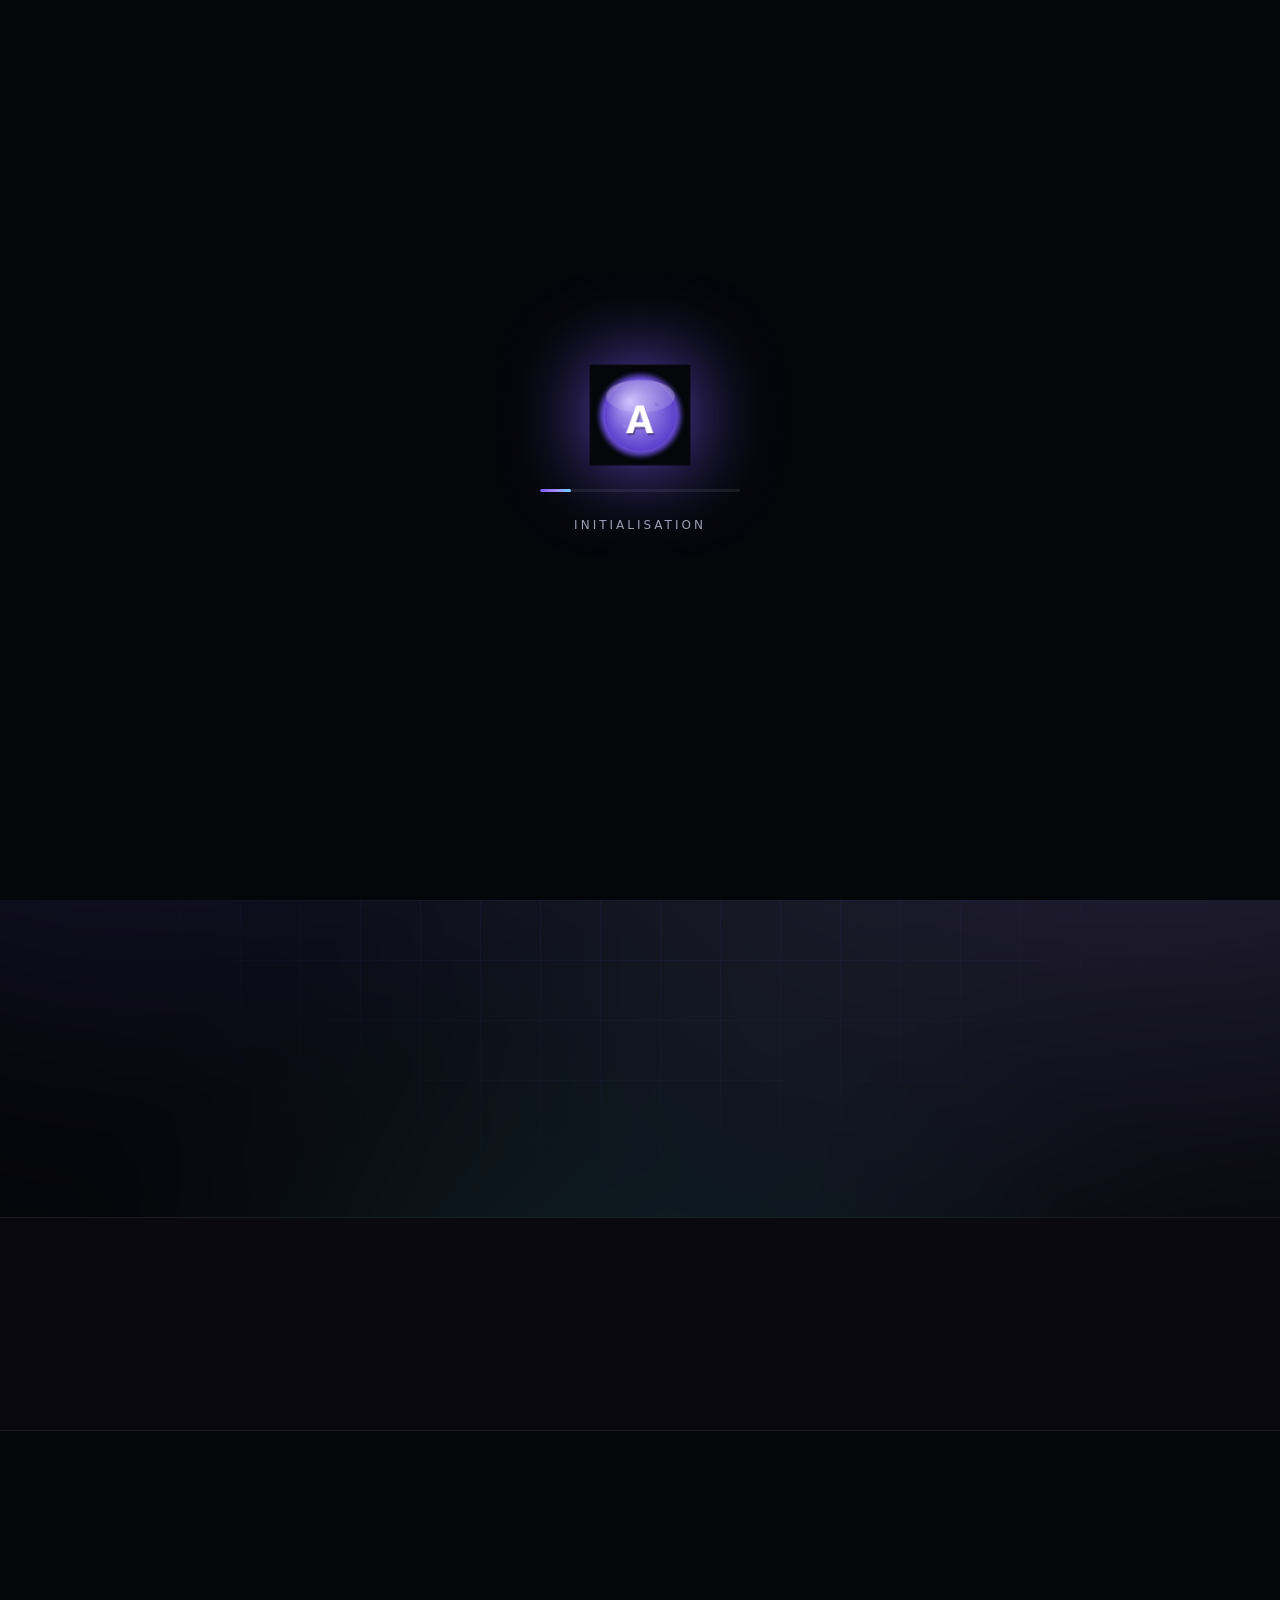
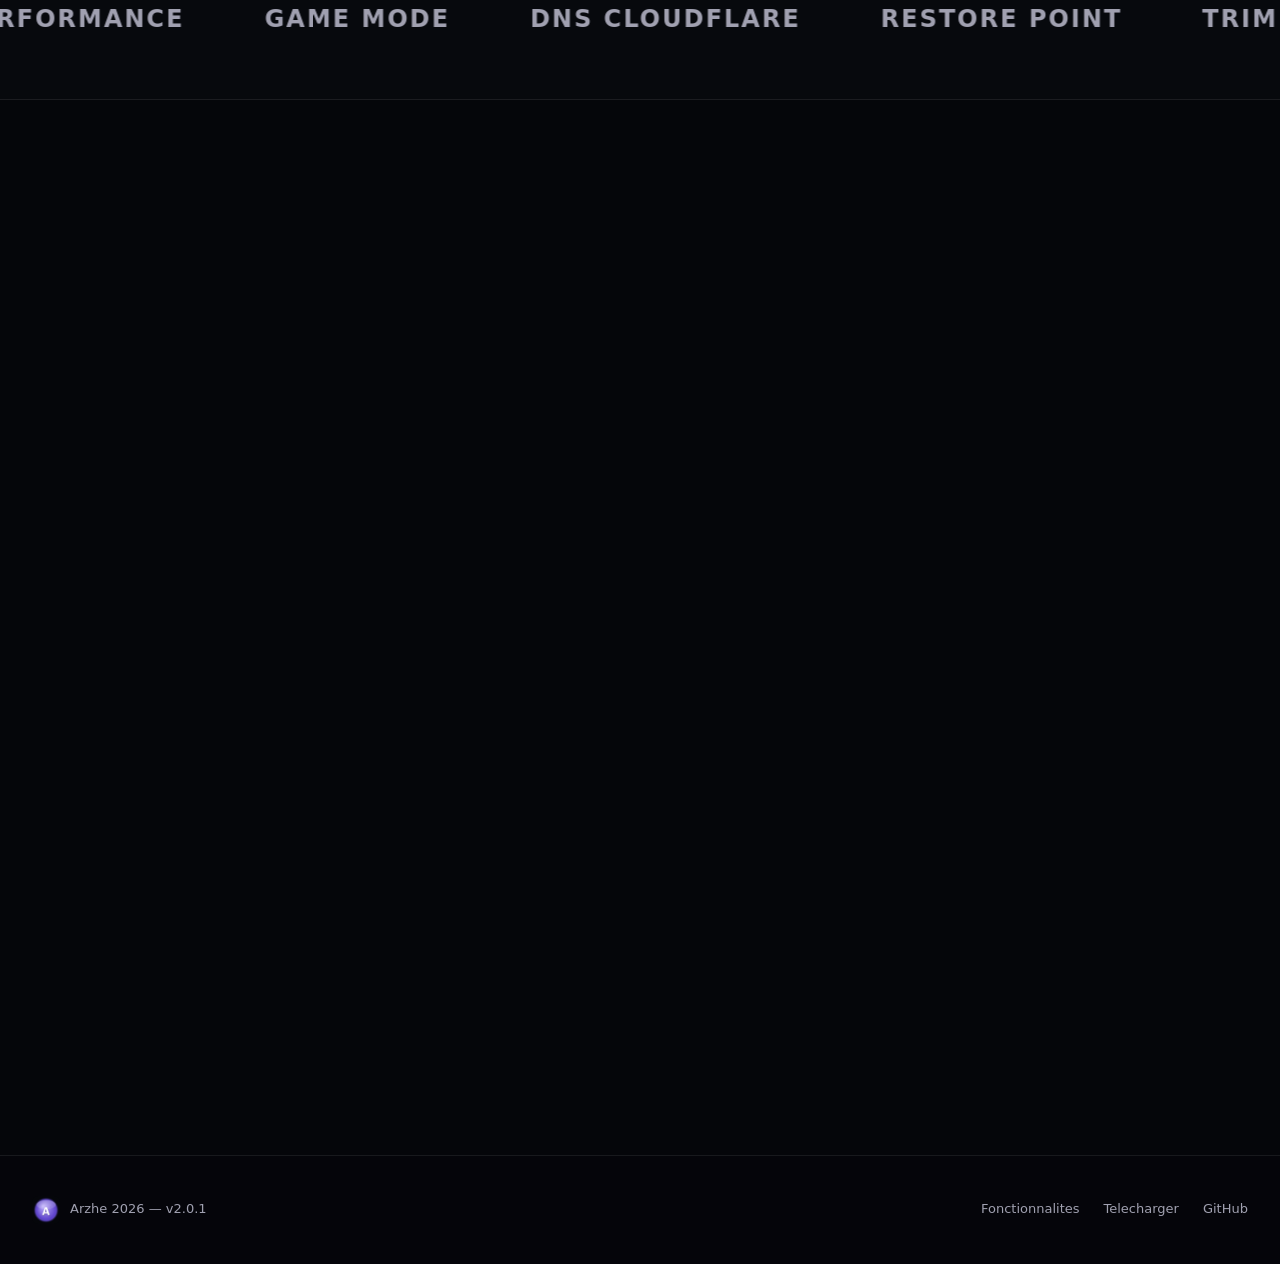
<file: index.html>
﻿<!DOCTYPE html>
<html>
<head>
  <meta charset="UTF-8">
  <meta http-equiv="refresh" content="0; url=website/index.html">
  <title>Arzhe — Optimiseur Gaming</title>
  <style>
    body { background: #0A0B0F; color: white; font-family: sans-serif;
           display: flex; align-items: center; justify-content: center;
           height: 100vh; margin: 0; }
    a { color: #A78BFA; }
  </style>
</head>
<body>
  <p>Redirection vers Arzhe... <a href="website/index.html">Clique ici</a></p>
</body>
</html>
</file>
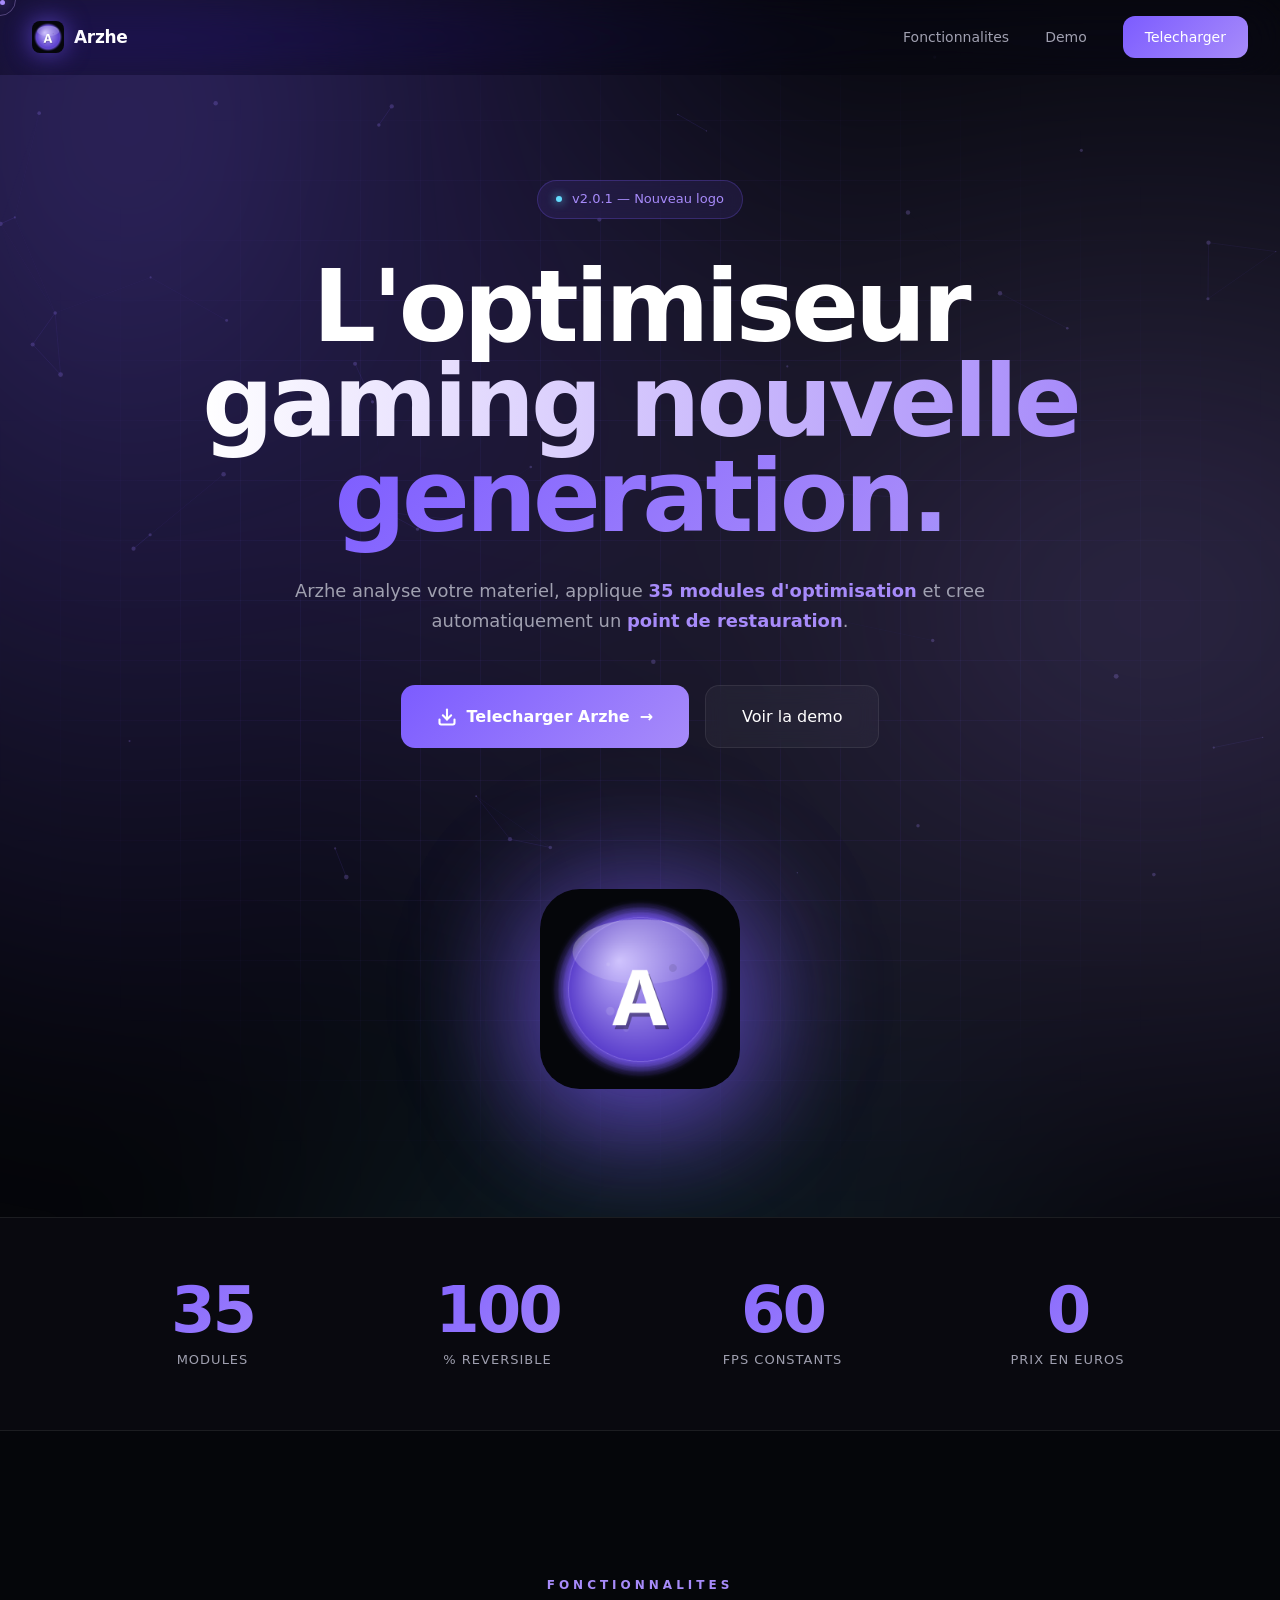
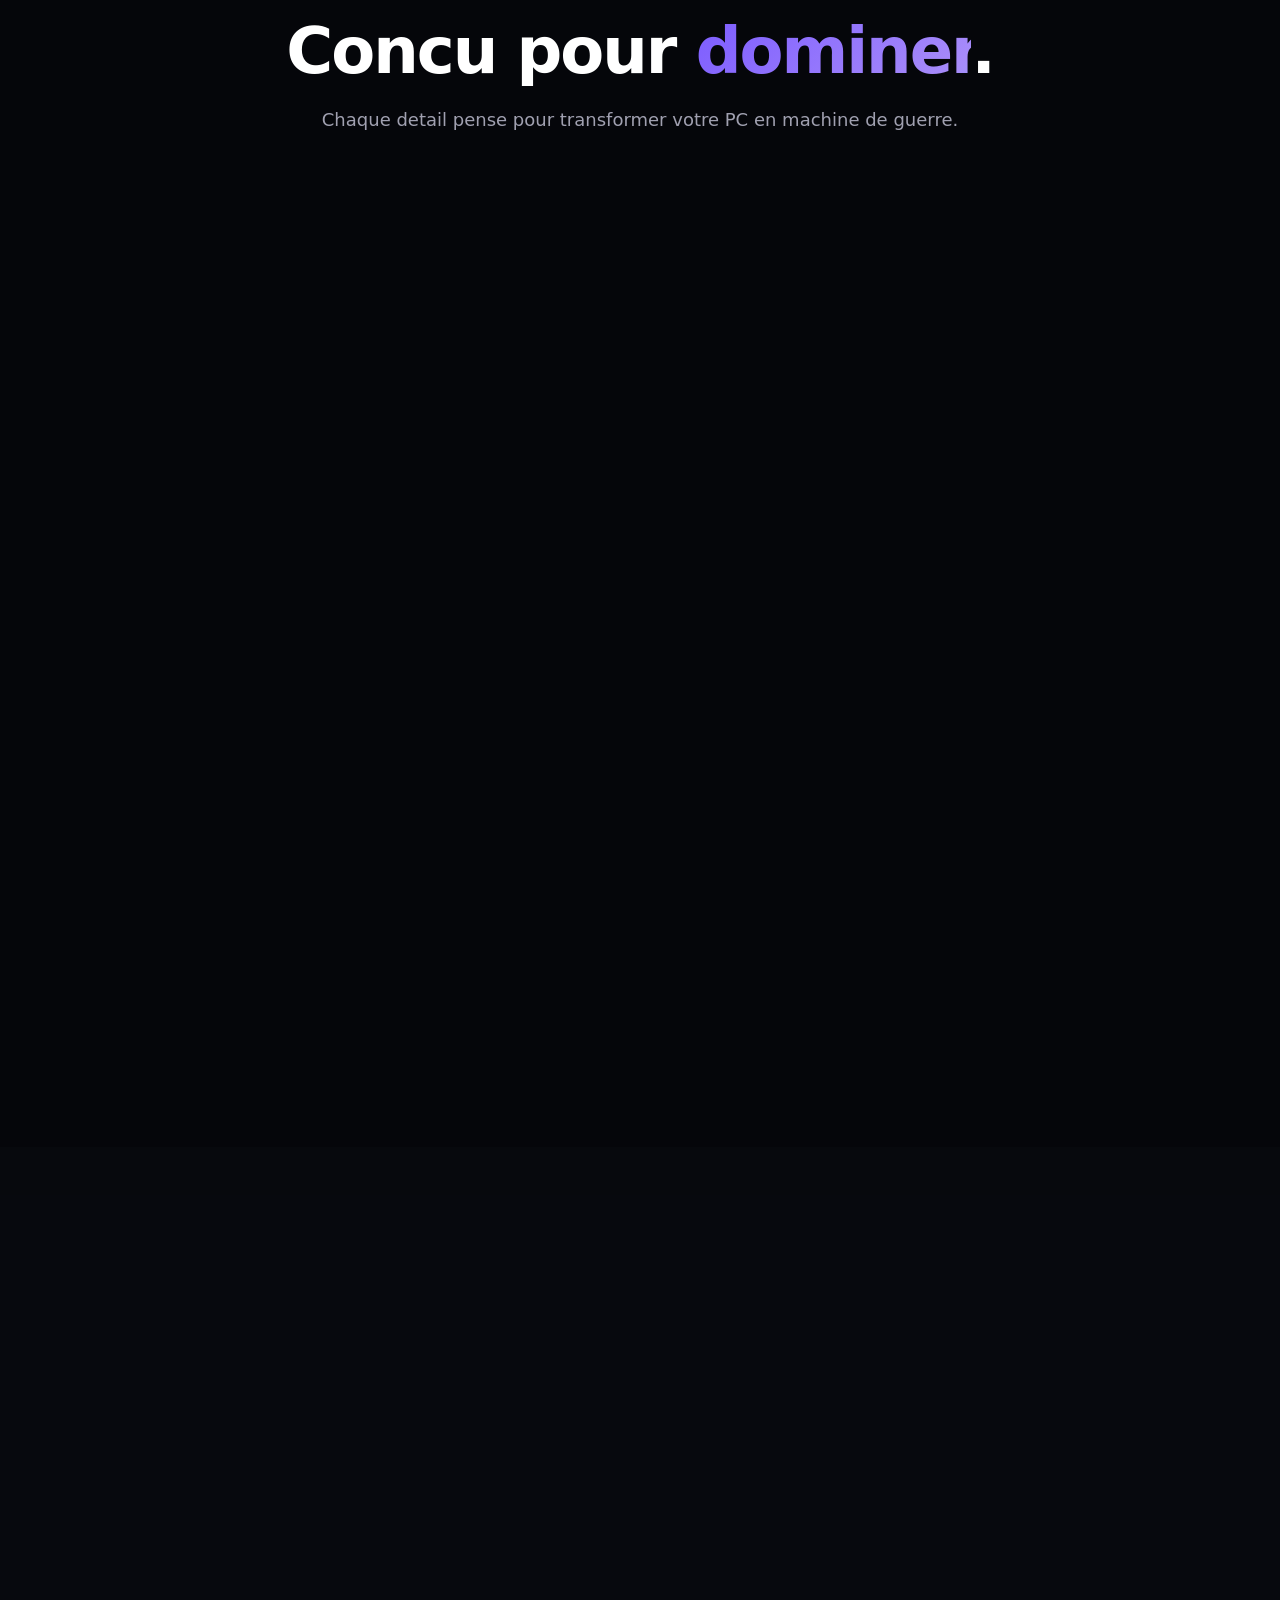
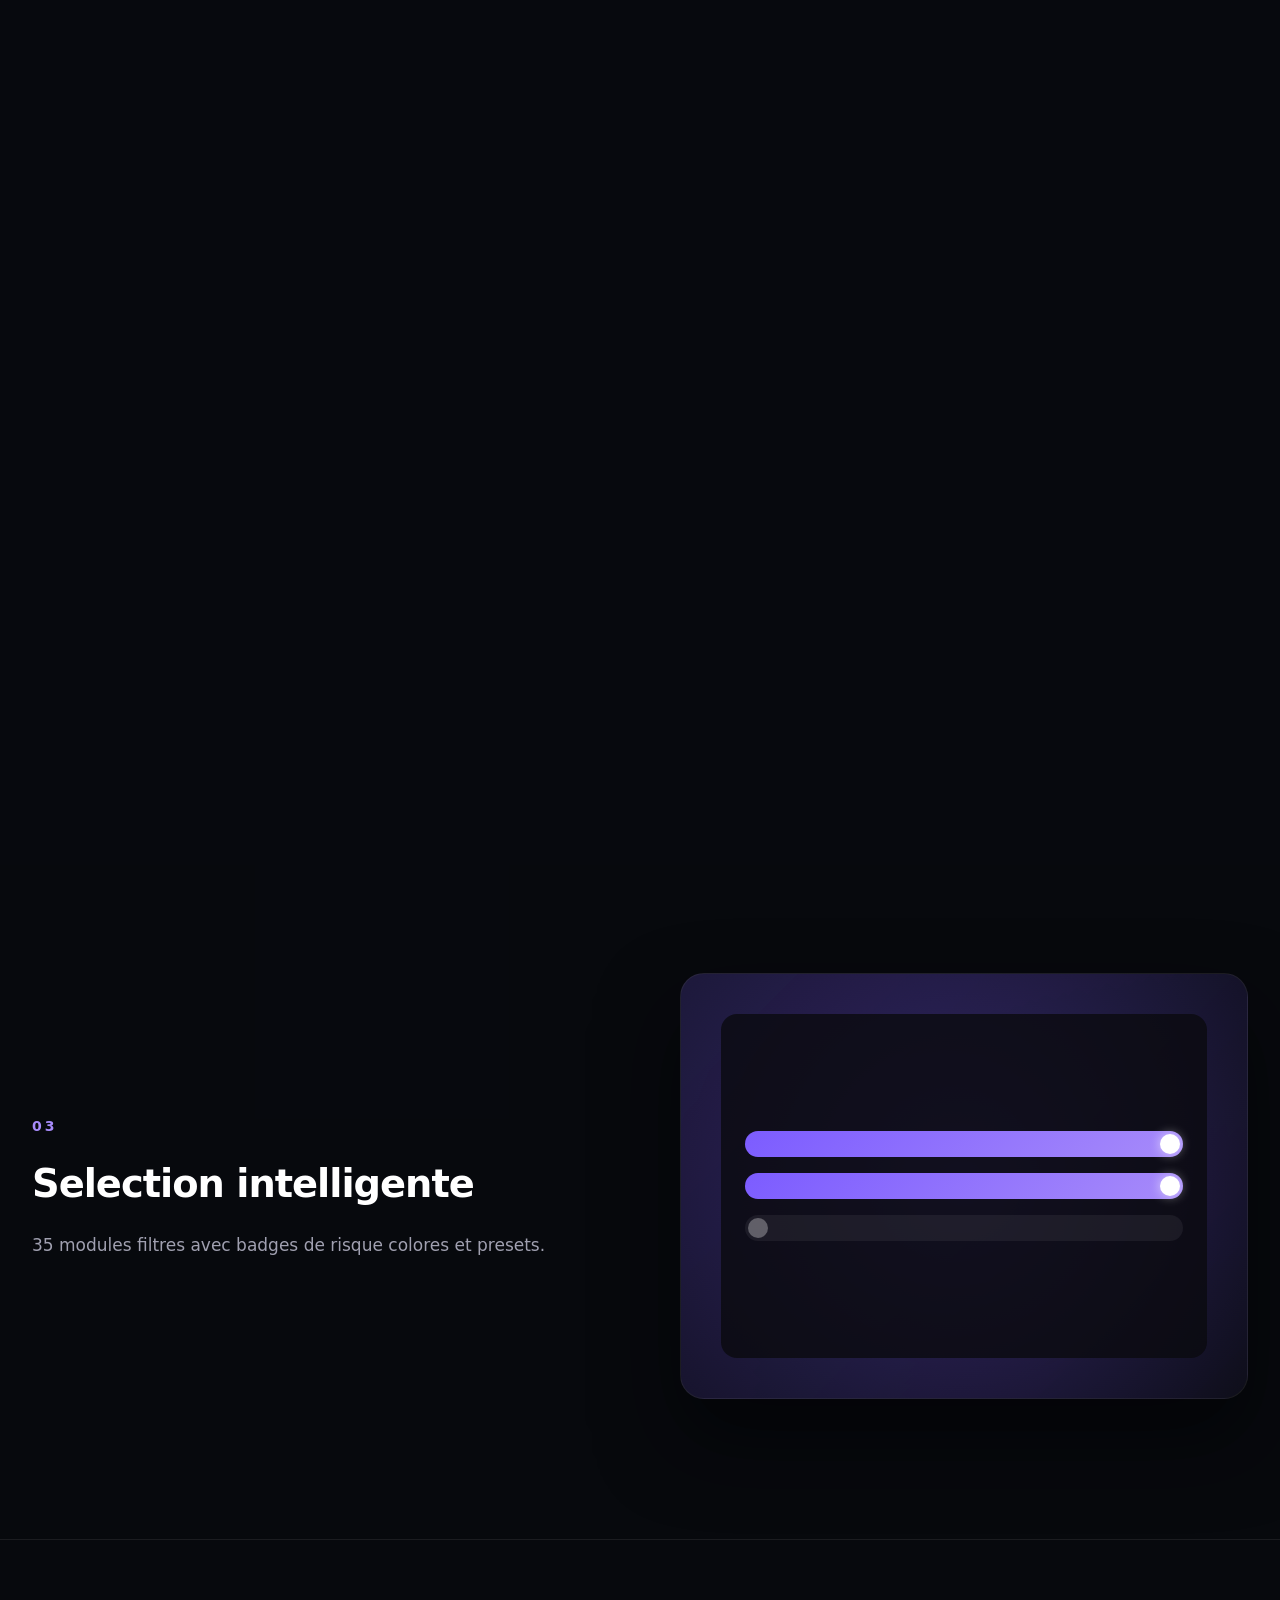
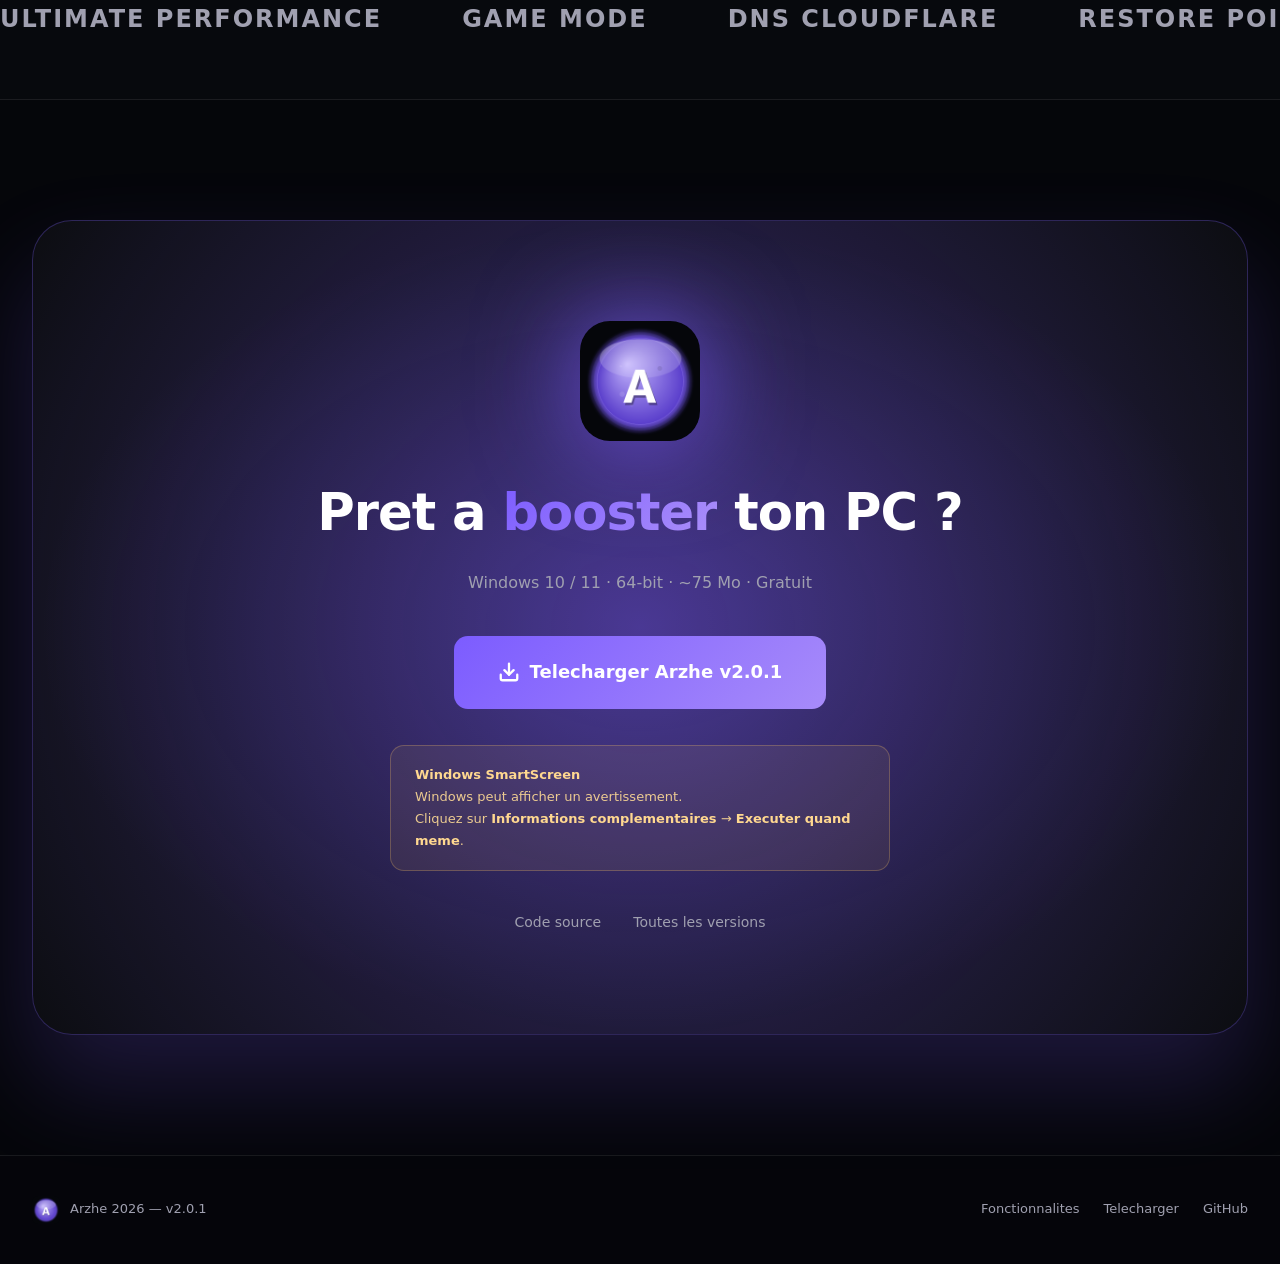
<file: website/index.html>
<!DOCTYPE html>
<html lang="fr">
<head>
<meta charset="UTF-8">
<meta name="viewport" content="width=device-width, initial-scale=1.0">
<title>Arzhe — L'Optimiseur Gaming Premium</title>
<meta name="description" content="Arzhe v2.0.1 — Optimiseur gaming nouvelle generation.">
<link rel="icon" type="image/png" href="assets/logo.png">
<link rel="stylesheet" href="style.css">
</head>
<body>

<div class="splash" id="splash">
  <div class="splash-inner">
    <img src="assets/logo.png" alt="Arzhe" class="splash-logo">
    <div class="splash-bar"><div class="splash-bar-fill"></div></div>
    <div class="splash-text">Initialisation</div>
  </div>
</div>

<div class="cursor" id="cursor"></div>
<div class="cursor-dot" id="cursorDot"></div>
<div class="scroll-progress" id="scrollProgress"></div>
<canvas class="bg-canvas" id="bgCanvas"></canvas>

<nav class="nav" id="nav">
  <div class="nav-inner">
    <a href="#" class="nav-logo">
      <img src="assets/logo.png" alt="Arzhe" width="32" height="32">
      <span>Arzhe</span>
    </a>
    <div class="nav-links">
      <a href="#features">Fonctionnalites</a>
      <a href="#showcase">Demo</a>
      <a href="#download" class="btn-nav magnetic">Telecharger</a>
    </div>
  </div>
</nav>

<header class="hero" id="hero">
  <div class="hero-aurora"></div>
  <div class="hero-grid"></div>
  <div class="hero-inner">
    <div class="hero-badge reveal">
      <span class="badge-dot"></span>
      <span>v2.0.1 — Nouveau logo</span>
    </div>
    <h1 class="hero-title reveal">
      <span class="line">L'optimiseur</span>
      <span class="line"><span class="shiny">gaming nouvelle</span></span>
      <span class="line"><span class="hero-gradient">generation.</span></span>
    </h1>
    <p class="hero-subtitle reveal">
      Arzhe analyse votre materiel, applique <strong>35 modules d'optimisation</strong>
      et cree automatiquement un <strong>point de restauration</strong>.
    </p>
    <div class="hero-cta reveal">
      <a href="https://github.com/Arzhe-dev/Arzhe/releases/latest" class="btn-primary magnetic" target="_blank" data-ripple>
        <svg width="20" height="20" viewBox="0 0 24 24" fill="none" stroke="currentColor" stroke-width="2.5" stroke-linecap="round" stroke-linejoin="round">
          <path d="M21 15v4a2 2 0 0 1-2 2H5a2 2 0 0 1-2-2v-4"/>
          <polyline points="7 10 12 15 17 10"/>
          <line x1="12" y1="15" x2="12" y2="3"/>
        </svg>
        <span>Telecharger Arzhe</span>
        <span class="btn-arrow">→</span>
      </a>
      <a href="#showcase" class="btn-secondary magnetic">Voir la demo</a>
    </div>
    <div class="hero-meta reveal">
      <span>100% gratuit</span>
      <span>Windows 10 / 11</span>
      <span>Reversible</span>
      <span>Design premium</span>
    </div>
  </div>
  <div class="hero-logo reveal">
    <div class="hero-logo-glow"></div>
    <img src="assets/logo.png" alt="Logo Arzhe" width="200" height="200">
  </div>
</header>

<section class="trust-bar">
  <div class="container">
    <div class="trust-inner">
      <div class="trust-item reveal"><div class="trust-number" data-count="35">0</div><div class="trust-label">Modules</div></div>
      <div class="trust-item reveal"><div class="trust-number" data-count="100">0</div><div class="trust-label">% Reversible</div></div>
      <div class="trust-item reveal"><div class="trust-number" data-count="60">0</div><div class="trust-label">FPS constants</div></div>
      <div class="trust-item reveal"><div class="trust-number" data-count="0">0</div><div class="trust-label">Prix en euros</div></div>
    </div>
  </div>
</section>

<section id="features" class="section">
  <div class="container">
    <div class="section-header reveal">
      <span class="section-tag">Fonctionnalites</span>
      <h2>Concu pour <span class="hero-gradient">dominer</span>.</h2>
      <p>Chaque detail pense pour transformer votre PC en machine de guerre.</p>
    </div>
    <div class="features-grid">
      <div class="feature-card reveal" data-tilt><div class="feature-card-glow"></div><div class="feature-icon">Splash</div><h3>Splash screen anime</h3><p>Logo premium avec animations fluides au demarrage.</p></div>
      <div class="feature-card reveal" data-tilt><div class="feature-card-glow"></div><div class="feature-icon">Aurores</div><h3>Interface premium</h3><p>Aurores boreales, glassmorphism et particules.</p></div>
      <div class="feature-card reveal" data-tilt><div class="feature-card-glow"></div><div class="feature-icon">Scan</div><h3>Scan materiel</h3><p>Detection CPU, GPU, RAM avec cartes elegantes.</p></div>
      <div class="feature-card reveal" data-tilt><div class="feature-card-glow"></div><div class="feature-icon">35+</div><h3>35 modules</h3><p>Filtres selon votre materiel.</p></div>
      <div class="feature-card reveal" data-tilt><div class="feature-card-glow"></div><div class="feature-icon">RESTORE</div><h3>Point de restauration</h3><p>Cree automatiquement avant chaque modification.</p></div>
      <div class="feature-card reveal" data-tilt><div class="feature-card-glow"></div><div class="feature-icon">GPU</div><h3>Performance GPU</h3><p>Interface 60 FPS, ~150 Mo de RAM economises.</p></div>
      <div class="feature-card reveal" data-tilt><div class="feature-card-glow"></div><div class="feature-icon">LOG</div><h3>Journal live</h3><p>Suivi colore en temps reel de chaque action.</p></div>
      <div class="feature-card reveal" data-tilt><div class="feature-card-glow"></div><div class="feature-icon">PARTY</div><h3>Confetti</h3><p>Celebrez votre PC optimise avec style.</p></div>
      <div class="feature-card reveal" data-tilt><div class="feature-card-glow"></div><div class="feature-icon">RIPPLE</div><h3>Effet Ripple</h3><p>Boutons Material Design au clic.</p></div>
    </div>
  </div>
</section>

<section id="showcase" class="section section-alt">
  <div class="container">
    <div class="section-header reveal">
      <span class="section-tag">Apercu</span>
      <h2>Une experience <span class="hero-gradient">immersive.</span></h2>
    </div>
    <div class="showcase-list">
      <div class="showcase-item reveal">
        <div class="showcase-text">
          <span class="showcase-number">01</span>
          <h3>Splash screen</h3>
          <p>Logo premium avec halo lumineux et barre de chargement fluide au demarrage.</p>
        </div>
        <div class="showcase-mockup" data-tilt>
          <div class="mockup-screen">
            <img src="assets/logo.png" alt="Logo" width="80" height="80">
            <div class="mockup-title">Arzhe</div>
            <div class="mockup-bar-small"></div>
          </div>
        </div>
      </div>
      <div class="showcase-item reveal reverse">
        <div class="showcase-text">
          <span class="showcase-number">02</span>
          <h3>Scan intelligent</h3>
          <p>Detection automatique de votre materiel avec cartes animees et score de sante.</p>
        </div>
        <div class="showcase-mockup" data-tilt>
          <div class="mockup-screen">
            <div class="mockup-row">
              <div class="mockup-chip">CPU</div>
              <div class="mockup-chip">GPU</div>
              <div class="mockup-chip">RAM</div>
            </div>
            <div class="mockup-progress-bar"><div class="mockup-progress-fill"></div></div>
          </div>
        </div>
      </div>
      <div class="showcase-item reveal">
        <div class="showcase-text">
          <span class="showcase-number">03</span>
          <h3>Selection intelligente</h3>
          <p>35 modules filtres avec badges de risque colores et presets.</p>
        </div>
        <div class="showcase-mockup" data-tilt>
          <div class="mockup-screen">
            <div class="mockup-toggle-row">
              <div class="mockup-toggle on"></div>
              <div class="mockup-toggle on"></div>
              <div class="mockup-toggle off"></div>
            </div>
          </div>
        </div>
      </div>
    </div>
  </div>
</section>

<section class="marquee-section">
  <div class="marquee">
    <div class="marquee-content">
      <span>ULTIMATE PERFORMANCE</span>
      <span>GAME MODE</span>
      <span>DNS CLOUDFLARE</span>
      <span>RESTORE POINT</span>
      <span>TRIM NVME</span>
      <span>RAW INPUT</span>
      <span>PRIVACY</span>
      <span>HAGS</span>
      <span>NAGLE OFF</span>
      <span>CLEAN TEMP</span>
      <span>ULTIMATE PERFORMANCE</span>
      <span>GAME MODE</span>
      <span>DNS CLOUDFLARE</span>
      <span>RESTORE POINT</span>
      <span>TRIM NVME</span>
      <span>RAW INPUT</span>
      <span>PRIVACY</span>
      <span>HAGS</span>
      <span>NAGLE OFF</span>
      <span>CLEAN TEMP</span>
    </div>
  </div>
</section>

<section id="download" class="section section-download">
  <div class="container">
    <div class="download-card reveal">
      <div class="download-glow"></div>
      <img src="assets/logo.png" alt="Arzhe" width="120" height="120" class="download-logo">
      <h2>Pret a <span class="hero-gradient">booster</span> ton PC ?</h2>
      <p>Windows 10 / 11 · 64-bit · ~75 Mo · Gratuit</p>
      <a href="https://github.com/Arzhe-dev/Arzhe/releases/latest" class="btn-primary btn-large magnetic" target="_blank" data-ripple>
        <svg width="22" height="22" viewBox="0 0 24 24" fill="none" stroke="currentColor" stroke-width="2.5" stroke-linecap="round" stroke-linejoin="round">
          <path d="M21 15v4a2 2 0 0 1-2 2H5a2 2 0 0 1-2-2v-4"/>
          <polyline points="7 10 12 15 17 10"/>
          <line x1="12" y1="15" x2="12" y2="3"/>
        </svg>
        <span>Telecharger Arzhe v2.0.1</span>
      </a>
      <div class="download-note">
        <strong>Windows SmartScreen</strong><br>
        Windows peut afficher un avertissement.<br>
        Cliquez sur <strong>Informations complementaires</strong> → <strong>Executer quand meme</strong>.
      </div>
      <div class="download-alt">
        <a href="https://github.com/Arzhe-dev/Arzhe" target="_blank">Code source</a>
        <a href="https://github.com/Arzhe-dev/Arzhe/releases" target="_blank">Toutes les versions</a>
      </div>
    </div>
  </div>
</section>

<footer class="footer">
  <div class="container footer-inner">
    <div class="footer-left">
      <img src="assets/logo.png" alt="Arzhe" width="28" height="28">
      <span>Arzhe 2026 — v2.0.1</span>
    </div>
    <div class="footer-right">
      <a href="#features">Fonctionnalites</a>
      <a href="#download">Telecharger</a>
      <a href="https://github.com/Arzhe-dev/Arzhe" target="_blank">GitHub</a>
    </div>
  </div>
</footer>

<script src="script.js"></script>
</body>
</html>
</file>
<file: website/style.css>
* { margin: 0; padding: 0; box-sizing: border-box; }

:root {
  --bg: #05060A;
  --bg-2: #0A0B0F;
  --text: #FFFFFF;
  --text-dim: #A0A0B0;
  --accent-1: #7C5CFF;
  --accent-2: #A78BFA;
  --cyan: #64DCFF;
  --border: rgba(255,255,255,0.08);
  --card: rgba(255,255,255,0.03);
}

html { scroll-behavior: smooth; }

body {
  font-family: -apple-system, 'Segoe UI Variable', 'Segoe UI', system-ui, sans-serif;
  background: var(--bg);
  color: var(--text);
  line-height: 1.6;
  overflow-x: hidden;
  cursor: none;
  -webkit-font-smoothing: antialiased;
}

/* SPLASH */
.splash { position: fixed; inset: 0; background: var(--bg); z-index: 99999; display: flex; align-items: center; justify-content: center; transition: opacity 0.8s, visibility 0.8s; }
.splash.hidden { opacity: 0; visibility: hidden; pointer-events: none; }
.splash-inner { display: flex; flex-direction: column; align-items: center; gap: 24px; }
.splash-logo { width: 100px; height: 100px; filter: drop-shadow(0 0 40px rgba(124,92,255,0.8)); animation: splashPulse 1.5s ease-in-out infinite; }
@keyframes splashPulse { 0%, 100% { transform: scale(1); } 50% { transform: scale(1.08); } }
.splash-bar { width: 200px; height: 3px; background: rgba(255,255,255,0.08); border-radius: 2px; overflow: hidden; }
.splash-bar-fill { width: 0%; height: 100%; background: linear-gradient(90deg, var(--accent-1), var(--accent-2), var(--cyan)); border-radius: 2px; animation: splashLoad 1.4s ease-out forwards; }
@keyframes splashLoad { to { width: 100%; } }
.splash-text { font-size: 12px; color: var(--text-dim); letter-spacing: 3px; text-transform: uppercase; }

/* CURSEURS */
.cursor { position: fixed; top: 0; left: 0; width: 32px; height: 32px; border: 1.5px solid rgba(167, 139, 250, 0.5); border-radius: 50%; pointer-events: none; z-index: 9999; transition: width 0.3s, height 0.3s, background 0.3s, border-color 0.3s; mix-blend-mode: difference; }
.cursor-dot { position: fixed; top: 0; left: 0; width: 5px; height: 5px; background: var(--accent-2); border-radius: 50%; pointer-events: none; z-index: 10000; box-shadow: 0 0 12px var(--accent-2); }
.cursor.hover { width: 60px; height: 60px; background: rgba(124, 92, 255, 0.12); border-color: var(--accent-1); }
@media (max-width: 768px) { .cursor, .cursor-dot { display: none; } body { cursor: auto; } }

/* SCROLL PROGRESS */
.scroll-progress { position: fixed; top: 0; left: 0; height: 3px; width: 0%; background: linear-gradient(90deg, var(--accent-1), var(--accent-2), var(--cyan)); z-index: 10001; box-shadow: 0 0 24px rgba(124, 92, 255, 0.8); transition: width 0.1s linear; }

/* CANVAS */
.bg-canvas { position: fixed; inset: 0; width: 100%; height: 100%; pointer-events: none; z-index: 0; opacity: 0.4; }

/* NAV */
.nav { position: fixed; top: 0; left: 0; right: 0; z-index: 100; backdrop-filter: blur(24px) saturate(180%); -webkit-backdrop-filter: blur(24px) saturate(180%); background: rgba(5, 6, 10, 0.4); border-bottom: 1px solid transparent; transition: all 0.4s cubic-bezier(0.16, 1, 0.3, 1); }
.nav.scrolled { background: rgba(5, 6, 10, 0.85); border-bottom-color: var(--border); padding: 4px 0; }
.nav-inner { max-width: 1280px; margin: 0 auto; padding: 16px 32px; display: flex; justify-content: space-between; align-items: center; }
.nav-logo { display: flex; align-items: center; gap: 10px; text-decoration: none; color: var(--text); font-weight: 600; font-size: 17px; letter-spacing: -0.3px; }
.nav-logo img { border-radius: 8px; filter: drop-shadow(0 0 12px rgba(124, 92, 255, 0.6)); }
.nav-links { display: flex; align-items: center; gap: 36px; }
.nav-links a { color: var(--text-dim); text-decoration: none; font-size: 14px; font-weight: 500; transition: color 0.2s; position: relative; }
.nav-links a:not(.btn-nav)::after { content: ''; position: absolute; bottom: -6px; left: 0; width: 0; height: 1.5px; background: var(--accent-2); transition: width 0.3s; }
.nav-links a:hover { color: var(--text); }
.nav-links a:hover::after { width: 100%; }
.btn-nav { background: linear-gradient(135deg, var(--accent-1), var(--accent-2)); color: white !important; padding: 10px 22px; border-radius: 12px; font-weight: 600; transition: transform 0.2s, box-shadow 0.2s; }
.btn-nav:hover { transform: translateY(-2px); box-shadow: 0 12px 30px rgba(124, 92, 255, 0.5); }
.btn-nav::after { display: none !important; }

/* HERO */
.hero { position: relative; padding: 180px 32px 120px; min-height: 100vh; display: flex; flex-direction: column; align-items: center; justify-content: center; overflow: hidden; }
.hero-aurora { position: absolute; inset: -50%; background: radial-gradient(ellipse 40% 60% at 30% 30%, rgba(124,92,255,0.35), transparent 70%), radial-gradient(ellipse 50% 40% at 70% 50%, rgba(167,139,250,0.25), transparent 70%), radial-gradient(ellipse 30% 50% at 50% 90%, rgba(100,220,255,0.15), transparent 70%); filter: blur(80px); animation: aurora 20s ease-in-out infinite alternate; pointer-events: none; }
@keyframes aurora { 0% { transform: translate(0,0) rotate(0deg) scale(1); } 100% { transform: translate(3%,-2%) rotate(2deg) scale(1.15); } }
.hero-grid { position: absolute; inset: 0; background-image: linear-gradient(rgba(124,92,255,0.06) 1px, transparent 1px), linear-gradient(90deg, rgba(124,92,255,0.06) 1px, transparent 1px); background-size: 60px 60px; mask-image: radial-gradient(ellipse at center, black 40%, transparent 75%); -webkit-mask-image: radial-gradient(ellipse at center, black 40%, transparent 75%); pointer-events: none; transition: transform 0.3s ease-out; }
.hero-inner { position: relative; z-index: 2; max-width: 1000px; margin: 0 auto; text-align: center; }
.hero-badge { display: inline-flex; align-items: center; gap: 10px; padding: 8px 18px; background: rgba(124,92,255,0.1); border: 1px solid rgba(124,92,255,0.25); border-radius: 100px; font-size: 13px; color: var(--accent-2); margin-bottom: 40px; font-weight: 500; backdrop-filter: blur(10px); }
.badge-dot { width: 6px; height: 6px; background: var(--cyan); border-radius: 50%; box-shadow: 0 0 10px var(--cyan); animation: pulseDot 2s ease-in-out infinite; }
@keyframes pulseDot { 0%, 100% { opacity: 1; transform: scale(1); } 50% { opacity: 0.6; transform: scale(1.4); } }
.hero-title { font-size: clamp(48px, 8vw, 100px); font-weight: 800; line-height: 0.95; letter-spacing: -4px; margin-bottom: 32px; }
.hero-title .line { display: block; }
.shiny { background: linear-gradient(90deg, #FFFFFF 0%, #A78BFA 50%, #FFFFFF 100%); background-size: 200% 100%; -webkit-background-clip: text; -webkit-text-fill-color: transparent; background-clip: text; animation: shinyText 3s ease-in-out infinite; }
@keyframes shinyText { 0% { background-position: 0% 50%; } 50% { background-position: 100% 50%; } 100% { background-position: 0% 50%; } }
.hero-gradient { background: linear-gradient(135deg, #7C5CFF 0%, #A78BFA 30%, #64DCFF 60%, #7C5CFF 100%); background-size: 300% 300%; -webkit-background-clip: text; -webkit-text-fill-color: transparent; background-clip: text; animation: gradientShift 8s ease-in-out infinite; }
@keyframes gradientShift { 0%, 100% { background-position: 0% 50%; } 50% { background-position: 100% 50%; } }
.hero-subtitle { font-size: clamp(16px, 1.4vw, 20px); color: var(--text-dim); max-width: 720px; margin: 0 auto 48px; line-height: 1.7; }
.hero-subtitle strong { color: var(--accent-2); font-weight: 600; }
.hero-cta { display: flex; gap: 16px; justify-content: center; flex-wrap: wrap; margin-bottom: 40px; }
.btn-primary { display: inline-flex; align-items: center; gap: 10px; padding: 18px 36px; background: linear-gradient(135deg, var(--accent-1), var(--accent-2)); color: white; text-decoration: none; border-radius: 14px; font-weight: 600; font-size: 16px; transition: transform 0.3s, box-shadow 0.3s; position: relative; overflow: hidden; }
.btn-primary::before { content: ''; position: absolute; top: 0; left: -100%; width: 100%; height: 100%; background: linear-gradient(90deg, transparent, rgba(255,255,255,0.25), transparent); transition: left 0.7s; }
.btn-primary:hover::before { left: 100%; }
.btn-primary:hover { transform: translateY(-3px); box-shadow: 0 25px 50px rgba(124, 92, 255, 0.55); }
.btn-primary .btn-arrow { transition: transform 0.3s; display: inline-block; }
.btn-primary:hover .btn-arrow { transform: translateX(4px); }
.btn-large { padding: 22px 44px; font-size: 18px; }
.btn-secondary { display: inline-flex; align-items: center; gap: 10px; padding: 18px 36px; background: rgba(255,255,255,0.04); color: white; text-decoration: none; border-radius: 14px; font-weight: 500; font-size: 16px; border: 1px solid var(--border); transition: background 0.3s, transform 0.3s; backdrop-filter: blur(10px); }
.btn-secondary:hover { background: rgba(255,255,255,0.08); transform: translateY(-3px); }
.hero-meta { display: flex; gap: 32px; justify-content: center; flex-wrap: wrap; font-size: 13px; color: var(--text-dim); margin-bottom: 60px; }
.hero-logo { position: relative; z-index: 1; animation: float 6s ease-in-out infinite; margin-top: 20px; }
.hero-logo img { filter: drop-shadow(0 30px 60px rgba(124, 92, 255, 0.6)); border-radius: 40px; }
.hero-logo-glow { position: absolute; inset: -100px; background: radial-gradient(circle, rgba(124,92,255,0.4) 0%, transparent 70%); z-index: -1; animation: pulseGlow 4s ease-in-out infinite; filter: blur(40px); }
@keyframes pulseGlow { 0%, 100% { transform: scale(1); opacity: 0.7; } 50% { transform: scale(1.2); opacity: 1; } }
@keyframes float { 0%, 100% { transform: translateY(0); } 50% { transform: translateY(-24px); } }

/* REVEAL */
.reveal { opacity: 0; transform: translateY(40px); transition: opacity 1.2s cubic-bezier(0.16, 1, 0.3, 1), transform 1.2s cubic-bezier(0.16, 1, 0.3, 1); }
.reveal.visible { opacity: 1; transform: translateY(0); }

/* TRUST */
.trust-bar { padding: 60px 32px; background: rgba(15,17,23,0.4); border-top: 1px solid var(--border); border-bottom: 1px solid var(--border); position: relative; z-index: 1; }
.trust-inner { display: grid; grid-template-columns: repeat(auto-fit, minmax(180px, 1fr)); gap: 40px; max-width: 1100px; margin: 0 auto; }
.trust-item { text-align: center; }
.trust-number { font-size: 64px; font-weight: 800; line-height: 1; background: linear-gradient(135deg, var(--accent-1), var(--accent-2)); -webkit-background-clip: text; -webkit-text-fill-color: transparent; background-clip: text; margin-bottom: 8px; letter-spacing: -3px; }
.trust-label { font-size: 13px; color: var(--text-dim); letter-spacing: 1px; text-transform: uppercase; }

/* SECTIONS */
.section { padding: 140px 32px; position: relative; z-index: 1; }
.section-alt { background: rgba(15,17,23,0.3); }
.container { max-width: 1280px; margin: 0 auto; }
.section-header { text-align: center; margin-bottom: 80px; }
.section-tag { display: inline-block; font-size: 12px; font-weight: 700; letter-spacing: 4px; text-transform: uppercase; color: var(--accent-2); margin-bottom: 20px; }
.section-header h2 { font-size: clamp(36px, 5vw, 64px); font-weight: 800; line-height: 1.1; letter-spacing: -2px; margin-bottom: 20px; }
.section-header p { font-size: 18px; color: var(--text-dim); max-width: 640px; margin: 0 auto; }

/* FEATURES */
.features-grid { display: grid; grid-template-columns: repeat(auto-fit, minmax(300px, 1fr)); gap: 24px; }
.feature-card { padding: 36px; background: var(--card); border: 1px solid var(--border); border-radius: 24px; transition: transform 0.4s, border-color 0.4s, box-shadow 0.4s, background 0.4s; position: relative; overflow: hidden; transform-style: preserve-3d; }
.feature-card-glow { position: absolute; inset: 0; background: radial-gradient(circle at var(--mx, 50%) var(--my, 50%), rgba(124,92,255,0.15), transparent 60%); opacity: 0; transition: opacity 0.4s; pointer-events: none; }
.feature-card:hover .feature-card-glow { opacity: 1; }
.feature-card::before { content: ''; position: absolute; top: 0; left: 0; right: 0; height: 1px; background: linear-gradient(90deg, transparent, rgba(124,92,255,0.5), transparent); opacity: 0; transition: opacity 0.4s; }
.feature-card:hover { transform: translateY(-8px); border-color: rgba(124,92,255,0.4); box-shadow: 0 30px 60px rgba(124,92,255,0.2); background: rgba(124,92,255,0.05); }
.feature-card:hover::before { opacity: 1; }
.feature-icon { font-size: 20px; font-weight: 800; padding: 12px 18px; display: inline-block; background: linear-gradient(135deg, rgba(124,92,255,0.2), rgba(167,139,250,0.1)); border: 1px solid rgba(124,92,255,0.3); border-radius: 14px; color: var(--accent-2); margin-bottom: 24px; transition: transform 0.4s; letter-spacing: 1px; }
.feature-card:hover .feature-icon { transform: scale(1.08) rotate(-3deg); }
.feature-card h3 { font-size: 20px; font-weight: 700; margin-bottom: 12px; }
.feature-card p { color: var(--text-dim); font-size: 15px; line-height: 1.6; }

/* SHOWCASE */
.showcase-list { display: flex; flex-direction: column; gap: 120px; }
.showcase-item { display: grid; grid-template-columns: 1fr 1fr; gap: 80px; align-items: center; }
.showcase-item.reverse { direction: rtl; }
.showcase-item.reverse > * { direction: ltr; }
.showcase-text h3 { font-size: clamp(28px, 3vw, 40px); font-weight: 800; letter-spacing: -1px; margin-bottom: 16px; }
.showcase-text p { font-size: 17px; color: var(--text-dim); line-height: 1.7; }
.showcase-number { display: inline-block; font-size: 14px; font-weight: 700; color: var(--accent-2); letter-spacing: 3px; margin-bottom: 16px; }
.showcase-mockup { position: relative; aspect-ratio: 4/3; background: linear-gradient(135deg, rgba(124,92,255,0.15), rgba(10,11,15,0.6)); border: 1px solid var(--border); border-radius: 24px; padding: 40px; display: flex; align-items: center; justify-content: center; box-shadow: 0 40px 80px rgba(0,0,0,0.5); transition: transform 0.5s, box-shadow 0.5s; overflow: hidden; }
.showcase-mockup::before { content: ''; position: absolute; inset: -50%; background: radial-gradient(circle at center, rgba(124,92,255,0.3) 0%, transparent 60%); animation: rotate 20s linear infinite; }
@keyframes rotate { from { transform: rotate(0deg); } to { transform: rotate(360deg); } }
.showcase-mockup:hover { transform: scale(1.03); box-shadow: 0 50px 100px rgba(0,0,0,0.6), 0 0 140px rgba(124,92,255,0.3); }
.mockup-screen { position: relative; z-index: 1; width: 100%; height: 100%; background: rgba(10,11,15,0.8); border-radius: 16px; display: flex; flex-direction: column; align-items: center; justify-content: center; gap: 16px; padding: 24px; }
.mockup-title { font-size: 32px; font-weight: 800; background: linear-gradient(135deg, var(--accent-1), var(--accent-2)); -webkit-background-clip: text; -webkit-text-fill-color: transparent; background-clip: text; }
.mockup-bar-small { width: 120px; height: 4px; background: rgba(255,255,255,0.1); border-radius: 2px; overflow: hidden; }
.mockup-bar-small::after { content: ''; display: block; width: 60%; height: 100%; background: linear-gradient(90deg, var(--accent-1), var(--accent-2)); border-radius: 2px; animation: loadBar 2s ease-in-out infinite; }
@keyframes loadBar { 0%, 100% { transform: translateX(0); } 50% { transform: translateX(40%); } }
.mockup-row { display: flex; gap: 12px; width: 100%; justify-content: center; }
.mockup-chip { flex: 1; max-width: 90px; padding: 14px 10px; background: rgba(124,92,255,0.15); border: 1px solid rgba(124,92,255,0.3); border-radius: 10px; font-size: 11px; font-weight: 700; color: var(--accent-2); text-align: center; letter-spacing: 1px; }
.mockup-progress-bar { width: 100%; height: 6px; background: rgba(255,255,255,0.1); border-radius: 3px; overflow: hidden; }
.mockup-progress-fill { width: 75%; height: 100%; background: linear-gradient(90deg, var(--accent-1), var(--accent-2)); border-radius: 3px; animation: loadBarProgress 3s ease-in-out infinite; }
@keyframes loadBarProgress { 0% { width: 0%; } 50% { width: 75%; } 100% { width: 100%; } }
.mockup-toggle-row { display: flex; flex-direction: column; gap: 16px; width: 100%; }
.mockup-toggle { height: 26px; background: rgba(255,255,255,0.06); border-radius: 13px; position: relative; }
.mockup-toggle::before { content: ''; position: absolute; top: 3px; left: 3px; width: 20px; height: 20px; background: rgba(255,255,255,0.3); border-radius: 50%; transition: left 0.3s; }
.mockup-toggle.on { background: linear-gradient(135deg, var(--accent-1), var(--accent-2)); }
.mockup-toggle.on::before { left: calc(100% - 23px); background: white; box-shadow: 0 0 12px rgba(255,255,255,0.6); }

/* MARQUEE */
.marquee-section { padding: 60px 0; overflow: hidden; position: relative; z-index: 1; border-top: 1px solid var(--border); border-bottom: 1px solid var(--border); background: rgba(15,17,23,0.3); }
.marquee { display: flex; overflow: hidden; }
.marquee-content { display: flex; gap: 80px; animation: scroll 40s linear infinite; white-space: nowrap; }
.marquee-content span { font-size: 24px; font-weight: 700; color: var(--text-dim); letter-spacing: 2px; transition: color 0.3s; }
.marquee-content span:hover { color: var(--accent-2); }
@keyframes scroll { from { transform: translateX(0); } to { transform: translateX(-50%); } }

/* DOWNLOAD */
.section-download { padding: 120px 32px; }
.download-card { text-align: center; padding: 100px 48px; background: radial-gradient(ellipse at center, rgba(124,92,255,0.25), transparent 70%), rgba(255,255,255,0.03); border: 1px solid rgba(124,92,255,0.3); border-radius: 40px; box-shadow: 0 50px 100px rgba(124,92,255,0.2); position: relative; overflow: hidden; }
.download-glow { position: absolute; inset: -50%; background: radial-gradient(circle, rgba(124,92,255,0.4) 0%, transparent 50%); animation: rotate 30s linear infinite; pointer-events: none; }
.download-logo { position: relative; z-index: 1; margin-bottom: 24px; filter: drop-shadow(0 0 50px rgba(124,92,255,0.8)); animation: float 6s ease-in-out infinite; border-radius: 30px; }
.download-card h2 { position: relative; z-index: 1; font-size: clamp(32px, 4vw, 52px); font-weight: 800; margin-bottom: 16px; letter-spacing: -1px; }
.download-card > p { position: relative; z-index: 1; color: var(--text-dim); margin-bottom: 40px; font-size: 16px; }
.download-card .btn-primary { position: relative; z-index: 1; }
.download-note { position: relative; z-index: 1; max-width: 500px; margin: 36px auto 0; padding: 18px 24px; background: rgba(255,200,100,0.08); border: 1px solid rgba(255,200,100,0.25); border-radius: 14px; font-size: 13px; color: rgba(255,220,150,0.9); text-align: left; line-height: 1.7; }
.download-note strong { color: #FFD890; }
.download-alt { position: relative; z-index: 1; display: flex; gap: 32px; justify-content: center; margin-top: 40px; flex-wrap: wrap; }
.download-alt a { color: var(--text-dim); text-decoration: none; font-size: 14px; transition: color 0.2s; }
.download-alt a:hover { color: var(--accent-2); }

/* FOOTER */
.footer { border-top: 1px solid var(--border); padding: 40px 32px; background: rgba(5,6,10,0.6); position: relative; z-index: 1; }
.footer-inner { display: flex; justify-content: space-between; align-items: center; flex-wrap: wrap; gap: 16px; }
.footer-left { display: flex; align-items: center; gap: 10px; color: var(--text-dim); font-size: 13px; }
.footer-left img { border-radius: 6px; }
.footer-right { display: flex; gap: 24px; }
.footer-right a { color: var(--text-dim); text-decoration: none; font-size: 13px; transition: color 0.2s; }
.footer-right a:hover { color: var(--text); }

/* RESPONSIVE */
@media (max-width: 900px) {
  .showcase-item { grid-template-columns: 1fr; gap: 40px; }
  .showcase-item.reverse { direction: ltr; }
}
@media (max-width: 768px) {
  .nav-links a:not(.btn-nav) { display: none; }
  .hero { padding: 120px 20px 60px; }
  .hero-title { font-size: 44px; letter-spacing: -1.5px; }
  .hero-cta { flex-direction: column; align-items: stretch; }
  .btn-primary, .btn-secondary { justify-content: center; }
  .section { padding: 80px 20px; }
  .section-header { margin-bottom: 48px; }
  .download-card { padding: 60px 24px; }
  .showcase-list { gap: 80px; }
  .trust-number { font-size: 44px; }
  .marquee-content span { font-size: 18px; }
}
</file>
